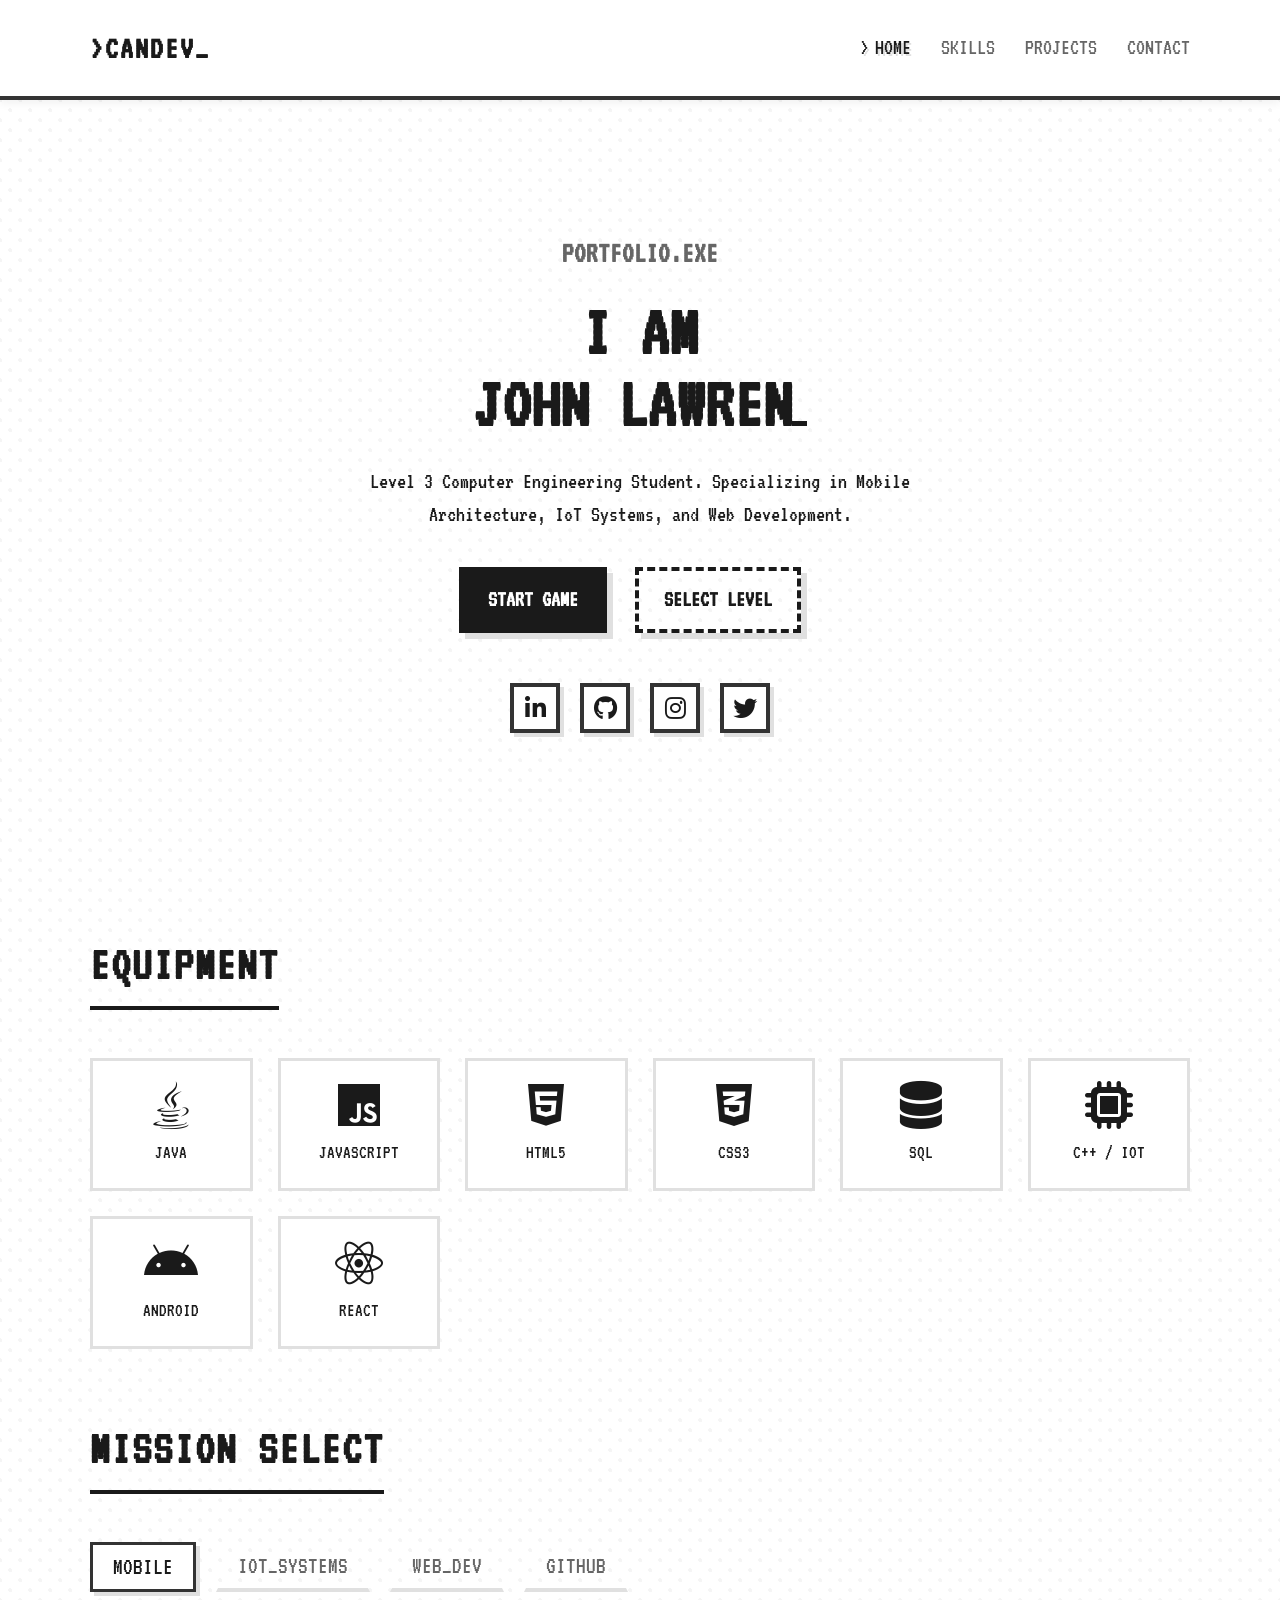
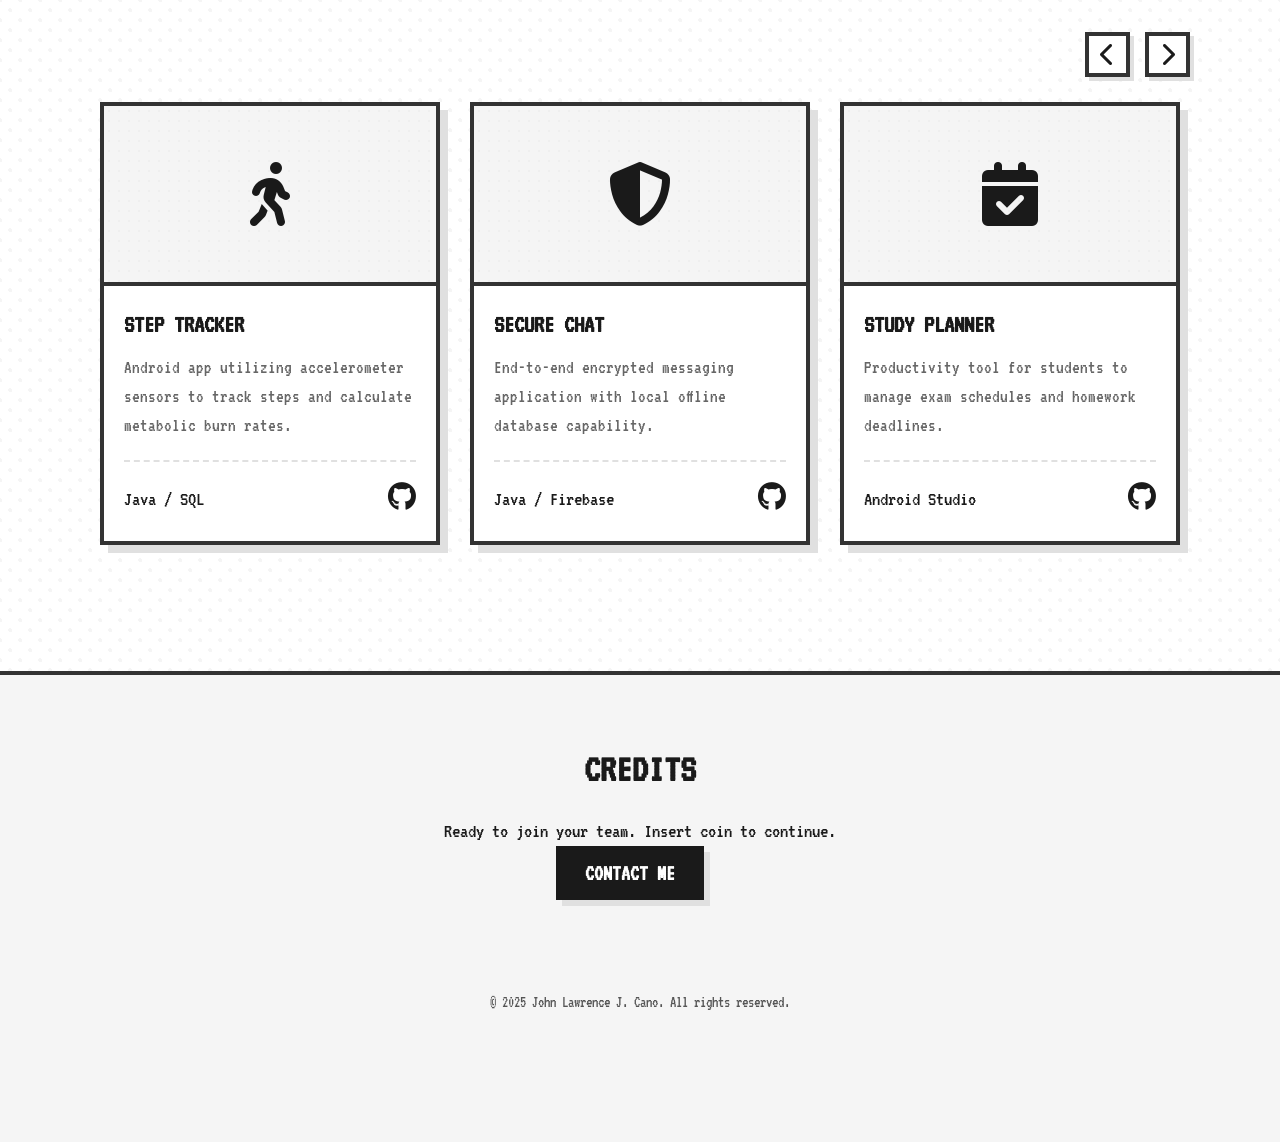
<file: index.html>
<!DOCTYPE html>
<html lang="en">

<head>
    <meta charset="UTF-8">
    <meta name="viewport" content="width=device-width, initial-scale=1.0">
    <title>John Cano | Eng. Student</title>
    <link href="https://fonts.googleapis.com/css2?family=VT323&display=swap" rel="stylesheet">
    <link rel="stylesheet" href="https://cdnjs.cloudflare.com/ajax/libs/font-awesome/6.4.0/css/all.min.css">

    <link rel="stylesheet" href="css/portfolio.css">
</head>

<body>

    <nav>
        <div class="container">
            <div class="logo">>CANDEV<span style="animation: blink 1s infinite">_</span></div>
            <ul>
                <li><a href="#hero">Home</a></li>
                <li><a href="#skills">Skills</a></li>
                <li><a href="#projects">Projects</a></li>
                <li><a href="#contact">Contact</a></li>
            </ul>
        </div>
    </nav>

    <section id="hero" class="container">
        <div class="hero-content-center">
            <div class="hero-text">
                <h3>PORTFOLIO.EXE</h3>
                <h1>I AM <br><span id="typewriter" style="color: var(--text);"></span><span class="cursor"
                        style="display:inline-block; width: 15px; height: 5px; background: var(--text); animation: blink 0.8s infinite;"></span>
                </h1>
                <p class="reveal">Level 3 Computer Engineering Student. Specializing in Mobile Architecture, IoT
                    Systems, and Web Development.</p>

                <div class="reveal">
                    <a href="#contact" class="btn">Start Game</a>
                    <a href="#projects" class="btn btn-outline">Select Level</a>
                </div>

                <div class="social-links reveal">
                    <a href="#" class="social-link"><i class="fab fa-linkedin-in"></i></a>
                    <a href="#" class="social-link"><i class="fab fa-github"></i></a>
                    <a href="#" class="social-link"><i class="fab fa-instagram"></i></a>
                    <a href="#" class="social-link"><i class="fab fa-twitter"></i></a>
                </div>
            </div>
        </div>
    </section>

    <section id="skills" class="container">
        <h2 class="section-title reveal">Equipment</h2>
        <div class="tech-grid">
            <div class="tech-card reveal">
                <i class="fab fa-java"></i>
                <p>Java</p>
            </div>
            <div class="tech-card reveal">
                <i class="fab fa-js"></i>
                <p>JavaScript</p>
            </div>
            <div class="tech-card reveal">
                <i class="fab fa-html5"></i>
                <p>HTML5</p>
            </div>
            <div class="tech-card reveal">
                <i class="fab fa-css3-alt"></i>
                <p>CSS3</p>
            </div>
            <div class="tech-card reveal">
                <i class="fas fa-database"></i>
                <p>SQL</p>
            </div>
            <div class="tech-card reveal">
                <i class="fas fa-microchip"></i>
                <p>C++ / IoT</p>
            </div>
            <div class="tech-card reveal">
                <i class="fab fa-android"></i>
                <p>Android</p>
            </div>
            <div class="tech-card reveal">
                <i class="fab fa-react"></i>
                <p>React</p>
            </div>
        </div>
    </section>

    <section id="projects" class="container">
        <h2 class="section-title reveal">Mission Select</h2>

        <div class="tabs reveal">
            <button class="tab-btn active" onclick="openTab('mobile')">Mobile</button>
            <button class="tab-btn" onclick="openTab('iot')">IoT_Systems</button>
            <button class="tab-btn" onclick="openTab('web')">Web_Dev</button>
            <button class="tab-btn" onclick="openTab('github')">GitHub</button>
        </div>

        <div id="mobile" class="slider-wrapper active reveal">
            <div class="nav-arrows">
                <button class="arrow-btn" onclick="scrollSlider('mobile-scroll', -360)"><i
                        class="fas fa-chevron-left"></i></button>
                <button class="arrow-btn" onclick="scrollSlider('mobile-scroll', 360)"><i
                        class="fas fa-chevron-right"></i></button>
            </div>
            <div class="slider-scroll" id="mobile-scroll">

                <div class="project-card">
                    <div class="card-img"><i class="fas fa-walking"></i></div>
                    <div class="card-content">
                        <h3>Step Tracker</h3>
                        <p>Android app utilizing accelerometer sensors to track steps and calculate metabolic burn
                            rates.</p>
                        <div class="card-footer">
                            <span>Java / SQL</span>
                            <a href="#" class="github-link"><i class="fab fa-github"></i></a>
                        </div>
                    </div>
                </div>

                <div class="project-card">
                    <div class="card-img"><i class="fas fa-shield-alt"></i></div>
                    <div class="card-content">
                        <h3>Secure Chat</h3>
                        <p>End-to-end encrypted messaging application with local offline database capability.</p>
                        <div class="card-footer">
                            <span>Java / Firebase</span>
                            <a href="#" class="github-link"><i class="fab fa-github"></i></a>
                        </div>
                    </div>
                </div>

                <div class="project-card">
                    <div class="card-img"><i class="fas fa-calendar-check"></i></div>
                    <div class="card-content">
                        <h3>Study Planner</h3>
                        <p>Productivity tool for students to manage exam schedules and homework deadlines.</p>
                        <div class="card-footer">
                            <span>Android Studio</span>
                            <a href="#" class="github-link"><i class="fab fa-github"></i></a>
                        </div>
                    </div>
                </div>

            </div>
        </div>

        <div id="iot" class="slider-wrapper">
            <div class="nav-arrows">
                <button class="arrow-btn" onclick="scrollSlider('iot-scroll', -360)"><i
                        class="fas fa-chevron-left"></i></button>
                <button class="arrow-btn" onclick="scrollSlider('iot-scroll', 360)"><i
                        class="fas fa-chevron-right"></i></button>
            </div>
            <div class="slider-scroll" id="iot-scroll">

                <div class="project-card">
                    <div class="card-img"><i class="fas fa-leaf"></i></div>
                    <div class="card-content">
                        <h3>Auto Garden</h3>
                        <p>Automated irrigation system using capacitive soil moisture sensors and relays.</p>
                        <div class="card-footer">
                            <span>Arduino / C++</span>
                            <a href="#" class="github-link"><i class="fab fa-github"></i></a>
                        </div>
                    </div>
                </div>

                <div class="project-card">
                    <div class="card-img"><i class="fas fa-wifi"></i></div>
                    <div class="card-content">
                        <h3>Smart Home Hub</h3>
                        <p>ESP8266-based local web server for controlling home appliances via HTTP requests.</p>
                        <div class="card-footer">
                            <span>IoT / HTTP</span>
                            <a href="#" class="github-link"><i class="fab fa-github"></i></a>
                        </div>
                    </div>
                </div>

            </div>
        </div>

        <div id="web" class="slider-wrapper">
            <div class="nav-arrows">
                <button class="arrow-btn" onclick="scrollSlider('web-scroll', -360)"><i
                        class="fas fa-chevron-left"></i></button>
                <button class="arrow-btn" onclick="scrollSlider('web-scroll', 360)"><i
                        class="fas fa-chevron-right"></i></button>
            </div>
            <div class="slider-scroll" id="web-scroll">

                <div class="project-card">
                    <div class="card-img"><i class="fas fa-chart-line"></i></div>
                    <div class="card-content">
                        <h3>E-Com Dashboard</h3>
                        <p>Administrative interface for visualizing sales data and managing product inventory.</p>
                        <div class="card-footer">
                            <span>JS / HTML / CSS</span>
                            <a href="#" class="github-link"><i class="fab fa-github"></i></a>
                        </div>
                    </div>
                </div>

                <div class="project-card">
                    <div class="card-img"><i class="fas fa-laptop-code"></i></div>
                    <div class="card-content">
                        <h3>Portfolio v1</h3>
                        <p>My first personal website built completely from scratch using semantic HTML.</p>
                        <div class="card-footer">
                            <span>HTML / CSS</span>
                            <a href="#" class="github-link"><i class="fab fa-github"></i></a>
                        </div>
                    </div>
                </div>

            </div>
        </div>

        <div id="github" class="slider-wrapper">
            <div class="nav-arrows">
                <button class="arrow-btn" onclick="scrollSlider('github-scroll', -360)"><i
                        class="fas fa-chevron-left"></i></button>
                <button class="arrow-btn" onclick="scrollSlider('github-scroll', 360)"><i
                        class="fas fa-chevron-right"></i></button>
            </div>
            <div class="slider-scroll" id="github-scroll">
                <div style="padding: 20px; font-size: 1.5rem; text-align: center; width: 100%;">
                    Loading GitHub Repositories <span style="animation: blink 1s infinite">...</span>
                </div>
            </div>
        </div>

    </section>


    <footer id="contact">
        <h2 class="reveal">Credits</h2>
        <p class="reveal">Ready to join your team. Insert coin to continue.</p>
        <button class="btn reveal" id="contactBtn" onclick="insertCoin()">Contact Me</button>

        <p style="margin-top: 5rem; font-size: 1rem; color: #555;">&copy; 2025 John Lawrence J. Cano. All rights
            reserved.</p>
    </footer>

    <!-- Coin Animation Overlay -->
    <div id="coinOverlay" class="coin-overlay hidden">
        <div class="arcade-screen">
            <div class="insert-coin-text">INSERT COIN</div>
            <div class="coin-slot">
                <div class="slot-opening"></div>
            </div>
            <div class="coin" id="coin"></div>
            <div class="contact-info" id="contactInfo">
                <h3>PLAYER READY!</h3>
                <div class="info-line"><i class="fas fa-envelope"></i> johncano@example.com</div>
                <div class="info-line"><i class="fas fa-phone"></i> +1 (555) 123-4567</div>
                <div class="info-line"><i class="fas fa-map-marker-alt"></i> Your City, Country</div>
                <button class="btn" onclick="closeCoinOverlay()">CONTINUE</button>
            </div>
        </div>
    </div>

    <script src="js/portfolio.js"></script>
    <script src="js/github-integration.js"></script>

</html>
</file>
<file: css/portfolio.css>
/* --- CSS VARIABLES & RESET --- */
        :root {
            --bg: #ffffff;
            --surface: #f5f5f5;
            --text: #1a1a1a;
            --text-dim: #666666;
            --border: #333333;
            --shadow: #e0e0e0;
            --accent: #ffffff;
            --bot-light: #333333;
        }

        * {
            box-sizing: border-box;
            margin: 0;
            padding: 0;
            font-family: 'VT323', monospace;
        }

        html {
            scroll-behavior: smooth;
        }

        body {
            background-color: var(--bg);
            color: var(--text);
            line-height: 1.5;
            font-size: 1.3rem;
            overflow-x: hidden;
            background-image:
                radial-gradient(var(--surface) 15%, transparent 15%),
                radial-gradient(var(--surface) 15%, transparent 15%);
            background-size: 20px 20px;
            background-position: 0 0, 10px 10px;
            image-rendering: pixelated;
        }

        /* --- UTILITY STYLES --- */
        .container {
            width: 90%;
            max-width: 1100px;
            margin: auto;
        }

        h2.section-title {
            font-size: 3rem;
            margin: 4rem 0 3rem;
            text-transform: uppercase;
            letter-spacing: 2px;
            position: relative;
            display: inline-block;
            border-bottom: 4px solid var(--text);
            padding-bottom: 5px;
        }

        /* --- ANIMATIONS --- */
        .reveal {
            opacity: 0;
            transform: translateY(20px);
            transition: all 0.6s ease-out;
        }

        .reveal.active {
            opacity: 1;
            transform: translateY(0);
        }

        @keyframes blink {

            0%,
            50% {
                opacity: 1;
            }

            51%,
            100% {
                opacity: 0;
            }
        }

        /* --- NAVIGATION --- */
        nav {
            padding: 1.5rem 0;
            background: rgba(255, 255, 255, 0.98);
            position: sticky;
            top: 0;
            z-index: 1000;
            border-bottom: 4px solid var(--border);
            box-shadow: 0 4px 8px rgba(0, 0, 0, 0.05);
        }

        nav .container {
            display: flex;
            justify-content: space-between;
            align-items: center;
        }

        nav .logo {
            font-size: 2rem;
            font-weight: bold;
            letter-spacing: 2px;
            text-transform: uppercase;
        }

        nav ul {
            list-style: none;
            display: flex;
            gap: 30px;
        }

        nav a {
            color: var(--text-dim);
            text-decoration: none;
            font-size: 1.4rem;
            text-transform: uppercase;
            transition: 0.2s;
            position: relative;
        }

        nav a:hover,
        nav a.active-link {
            color: var(--text);
            text-shadow: 2px 2px 0px var(--shadow);
        }

        nav a::before {
            content: ">";
            position: absolute;
            left: -15px;
            opacity: 0;
            transition: 0.2s;
        }

        nav a:hover::before,
        nav a.active-link::before {
            opacity: 1;
        }

        /* --- HERO SECTION --- */
        #hero {
            padding: 8rem 0;
            min-height: 85vh;
            display: flex;
            align-items: center;
            justify-content: center;
        }

        .hero-content-center {
            text-align: center;
            max-width: 800px;
            margin: 0 auto;
        }

        .hero-text h1 {
            font-size: 4.5rem;
            line-height: 1;
            margin-bottom: 10px;
            text-transform: uppercase;
        }

        .hero-text h3 {
            font-size: 1.8rem;
            color: var(--text-dim);
            margin-bottom: 20px;
            padding-left: 0;
        }

        .hero-text p {
            font-size: 1.4rem;
            color: var(--text);
            margin: 25px auto 35px;
            max-width: 650px;
        }

        /* PIXEL BUTTONS */
        .btn {
            display: inline-block;
            padding: 12px 25px;
            background: var(--text);
            color: var(--bg);
            text-decoration: none;
            font-size: 1.4rem;
            text-transform: uppercase;
            border: 4px solid var(--text);
            box-shadow: 6px 6px 0px var(--shadow);
            transition: transform 0.1s, box-shadow 0.1s;
            margin-right: 20px;
            margin-bottom: 10px;
            font-weight: bold;
        }

        .btn:hover {
            transform: translate(2px, 2px);
            box-shadow: 4px 4px 0px var(--shadow);
        }

        .btn:active {
            transform: translate(6px, 6px);
            box-shadow: 0px 0px 0px var(--shadow);
        }

        .btn-outline {
            border-style: dashed;
            background: transparent;
            color: var(--text);
        }

        .btn-outline:hover {
            background: var(--surface);
        }

        /* Social Icons */
        .social-links {
            display: flex;
            gap: 20px;
            margin-top: 40px;
            flex-wrap: wrap;
            justify-content: center;
        }

        .social-link {
            width: 50px;
            height: 50px;
            border: 4px solid var(--border);
            display: flex;
            align-items: center;
            justify-content: center;
            color: var(--text);
            font-size: 1.5rem;
            text-decoration: none;
            box-shadow: 4px 4px 0px var(--shadow);
            transition: 0.2s;
            background: var(--bg);
        }

        .social-link:hover {
            transform: translate(2px, 2px);
            box-shadow: 2px 2px 0px var(--shadow);
            background: var(--text);
            color: var(--bg);
        }

        /* Profile Image Container */
        .pixel-avatar {
            width: 100%;
            max-width: 350px;
            aspect-ratio: 1/1;
            background: var(--bg);
            border: 4px solid var(--border);
            box-shadow: 12px 12px 0px var(--shadow);
            display: flex;
            align-items: center;
            justify-content: center;
            margin: auto;
            overflow: hidden;
            position: relative;
        }

        .pixel-avatar img {
            width: 100%;
            height: 100%;
            object-fit: cover;
            image-rendering: pixelated;
            /* Helps pixel art look crisp */
        }

        /* Fallback icon if image fails to load */
        .pixel-avatar i {
            font-size: 8rem;
            color: var(--text-dim);
            position: absolute;
        }

        /* --- SKILLS SECTION --- */
        .tech-grid {
            display: grid;
            grid-template-columns: repeat(auto-fill, minmax(140px, 1fr));
            gap: 25px;
        }

        .tech-card {
            border: 3px solid var(--shadow);
            padding: 20px 10px;
            text-align: center;
            background: var(--bg);
            transition: 0.2s;
            position: relative;
        }

        .tech-card:hover {
            border-color: var(--border);
            transform: translateY(-5px);
            box-shadow: 6px 6px 0px var(--shadow);
            background: var(--surface);
        }

        .tech-card i {
            font-size: 3rem;
            margin-bottom: 10px;
            color: var(--text);
        }

        .tech-card p {
            font-size: 1.2rem;
            text-transform: uppercase;
        }

        /* --- PROJECTS SECTION --- */
        .tabs {
            display: flex;
            gap: 20px;
            margin-bottom: 40px;
            flex-wrap: wrap;
        }

        .tab-btn {
            background: transparent;
            color: var(--text-dim);
            border: 2px solid transparent;
            border-bottom: 4px solid var(--shadow);
            padding: 10px 20px;
            font-size: 1.5rem;
            cursor: pointer;
            text-transform: uppercase;
            transition: 0.2s;
        }

        .tab-btn:hover {
            color: var(--text);
            background: var(--surface);
        }

        .tab-btn.active {
            color: var(--text);
            border: 3px solid var(--border);
            box-shadow: 4px 4px 0px var(--shadow);
            background: var(--bg);
        }

        /* Slider */
        .slider-wrapper {
            display: none;
            position: relative;
        }

        .slider-wrapper.active {
            display: block;
            animation: fadeIn 0.4s steps(5);
        }

        @keyframes fadeIn {
            from {
                opacity: 0;
                transform: translateY(10px);
            }

            to {
                opacity: 1;
                transform: translateY(0);
            }
        }

        .slider-scroll {
            display: flex;
            overflow-x: auto;
            scroll-behavior: smooth;
            gap: 30px;
            padding: 10px 10px 30px 10px;
            scrollbar-width: thin;
            scrollbar-color: var(--text) var(--bg);
        }

        .slider-scroll::-webkit-scrollbar {
            height: 8px;
        }

        .slider-scroll::-webkit-scrollbar-track {
            background: var(--bg);
        }

        .slider-scroll::-webkit-scrollbar-thumb {
            background: var(--text);
            border: 2px solid var(--bg);
        }

        /* Pixel Project Card */
        .project-card {
            min-width: 340px;
            max-width: 340px;
            border: 4px solid var(--border);
            background: var(--bg);
            box-shadow: 8px 8px 0px var(--shadow);
            transition: 0.2s;
            display: flex;
            flex-direction: column;
        }

        .project-card:hover {
            transform: translate(-2px, -2px);
            box-shadow: 12px 12px 0px var(--shadow);
            border-color: var(--text);
        }

        .card-img {
            height: 180px;
            background: var(--surface);
            display: flex;
            align-items: center;
            justify-content: center;
            border-bottom: 4px solid var(--border);
            position: relative;
            overflow: hidden;
        }

        .card-img::after {
            content: "";
            position: absolute;
            width: 100%;
            height: 100%;
            background-image: radial-gradient(var(--shadow) 10%, transparent 11%);
            background-size: 10px 10px;
            opacity: 0.3;
        }

        .card-img i {
            font-size: 4rem;
            color: var(--text);
            z-index: 2;
        }

        .card-content {
            padding: 20px;
            flex-grow: 1;
            display: flex;
            flex-direction: column;
        }

        .card-content h3 {
            font-size: 1.6rem;
            margin-bottom: 10px;
            text-transform: uppercase;
        }

        .card-content p {
            color: var(--text-dim);
            font-size: 1.2rem;
            margin-bottom: 20px;
            flex-grow: 1;
        }

        .card-footer {
            margin-top: auto;
            display: flex;
            justify-content: space-between;
            align-items: center;
            padding-top: 15px;
            border-top: 2px dashed var(--shadow);
        }

        .github-link {
            color: var(--text);
            font-size: 1.8rem;
            transition: 0.2s;
        }

        .github-link:hover {
            transform: scale(1.1);
        }

        /* Arrows */
        .nav-arrows {
            display: flex;
            justify-content: flex-end;
            gap: 15px;
            margin-bottom: 15px;
        }

        .arrow-btn {
            width: 45px;
            height: 45px;
            border: 4px solid var(--border);
            background: var(--bg);
            color: var(--text);
            cursor: pointer;
            display: flex;
            align-items: center;
            justify-content: center;
            font-size: 1.5rem;
            box-shadow: 4px 4px 0px var(--shadow);
            transition: 0.1s;
        }

        .arrow-btn:hover {
            background: var(--text);
            color: var(--bg);
        }

        .arrow-btn:active {
            transform: translate(2px, 2px);
            box-shadow: 2px 2px 0px var(--shadow);
        }

        /* --- FOOTER --- */
        footer {
            margin-top: 6rem;
            padding: 4rem 0 8rem 0;
            /* Added padding bottom for bot space */
            border-top: 4px solid var(--border);
            text-align: center;
            background: var(--surface);
        }

        footer h2 {
            font-size: 2.5rem;
            margin-bottom: 1rem;
            text-transform: uppercase;
        }

        /* =========================================
           --- COMPANION BOT STYLES --- 
           ========================================= */
        .bot-wrapper {
            position: fixed;
            bottom: 30px;
            right: 30px;
            z-index: 2000;
            display: flex;
            flex-direction: column;
            align-items: flex-end;
            font-family: 'VT323', monospace;
        }

        /* The Robot Character */
        .bot-avatar {
    width: 100px;
    height: 100px;
    position: relative;
    cursor: pointer;
    transition: transform 0.1s;
    animation: floatBot 3s ease-in-out infinite;
    margin-top: 10px;
    filter: drop-shadow(4px 4px 0px var(--shadow));
}
.bot-avatar img {
    width: 100%;
    height: 100%;
    object-fit: contain;
    image-rendering: pixelated;
}

        .bot-avatar:active {
            transform: scale(0.95);
        }

        /* Pixel Face */
        

        

        

        

        

        /* Antenna */
        

        

        /* Speech Bubble */
        .bot-speech {
            background: var(--bg);
            color: var(--text);
            padding: 10px 15px;
            border: 4px solid var(--border);
            margin-bottom: 10px;
            max-width: 250px;
            min-width: 200px;
            font-size: 1.2rem;
            position: relative;
            box-shadow: 4px 4px 0px var(--shadow);
            display: block;
        }

        .bot-speech::after {
            content: '';
            position: absolute;
            bottom: -10px;
            right: 20px;
            border-width: 10px 10px 0;
            border-style: solid;
            border-color: var(--border) transparent;
        }

        .bot-speech.hidden {
            display: none;
        }

        .typing-cursor {
            display: inline-block;
            width: 8px;
            height: 15px;
            background: var(--text);
            animation: blink 0.8s infinite;
            vertical-align: middle;
        }

        /* Bot Animations */
        @keyframes floatBot {

            0%,
            100% {
                transform: translateY(0);
            }

            50% {
                transform: translateY(-10px);
            }
        }

        @keyframes blinkEyes {

            0%,
            48%,
            52%,
            100% {
                height: 8px;
            }

            50% {
                height: 1px;
            }
        }

        /* --- RESPONSIVE --- */

        /* Tablet */
        @media (max-width: 992px) {
            .hero-text h1 {
                font-size: 3.8rem;
            }

            h2.section-title {
                font-size: 2.5rem;
            }

            .tech-grid {
                grid-template-columns: repeat(auto-fill, minmax(120px, 1fr));
                gap: 20px;
            }
        }

        /* Mobile */
        @media (max-width: 768px) {
            body {
                font-size: 1.2rem;
            }

            nav {
                padding: 1rem 0;
            }

            nav .container {
                flex-direction: column;
                gap: 15px;
            }

            nav .logo {
                font-size: 1.8rem;
            }

            nav ul {
                gap: 15px;
                flex-wrap: wrap;
                justify-content: center;
            }

            nav a {
                font-size: 1.2rem;
            }

            #hero {
                padding: 4rem 0;
                min-height: auto;
            }

            .hero-content-center {
                text-align: center;
            }

            .hero-text h1 {
                font-size: 3rem;
            }

            .hero-text h3 {
                font-size: 1.5rem;
            }

            .hero-text p {
                margin: 20px auto 30px;
                font-size: 1.3rem;
            }

            .social-links {
                justify-content: center;
                margin-top: 30px;
            }

            h2.section-title {
                font-size: 2.2rem;
                margin: 3rem 0 2rem;
            }

            .tech-grid {
                grid-template-columns: repeat(auto-fill, minmax(100px, 1fr));
                gap: 15px;
            }

            .tech-card {
                padding: 15px 8px;
            }

            .tech-card i {
                font-size: 2.5rem;
            }

            .tech-card p {
                font-size: 1.1rem;
            }

            .tabs {
                gap: 10px;
            }

            .tab-btn {
                font-size: 1.3rem;
                padding: 8px 15px;
            }

            .nav-arrows {
                display: none;
            }

            .project-card {
                min-width: 280px;
                max-width: 280px;
            }

            .card-content h3 {
                font-size: 1.4rem;
            }

            .card-content p {
                font-size: 1.1rem;
            }

            footer h2 {
                font-size: 2rem;
            }

            .btn {
                padding: 10px 20px;
                font-size: 1.3rem;
            }

            /* Bot Mobile Adjustments */
            .bot-wrapper {
                bottom: 20px;
                right: 15px;
            }

            .bot-speech {
                font-size: 1rem;
                max-width: 180px;
            }
        }

        /* Small Mobile */
        @media (max-width: 480px) {
            .container {
                width: 95%;
            }

            nav .logo {
                font-size: 1.5rem;
            }

            nav ul {
                gap: 10px;
            }

            nav a {
                font-size: 1.1rem;
            }

            .hero-text h1 {
                font-size: 2.5rem;
            }

            .hero-text h3 {
                font-size: 1.3rem;
            }

            .pixel-avatar {
                max-width: 240px;
            }

            .social-link {
                width: 45px;
                height: 45px;
                font-size: 1.3rem;
            }

            h2.section-title {
                font-size: 1.8rem;
            }

            .tech-grid {
                grid-template-columns: repeat(auto-fill, minmax(80px, 1fr));
                gap: 12px;
            }

            .tech-card {
                padding: 12px 5px;
            }

            .tech-card i {
                font-size: 2rem;
            }

            .tech-card p {
                font-size: 1rem;
            }

            .project-card {
                min-width: 260px;
                max-width: 260px;
            }

            .card-img {
                height: 150px;
            }

            .card-img i {
                font-size: 3rem;
            }

            .tab-btn {
                font-size: 1.2rem;
                padding: 8px 12px;
            }

            .btn {
                font-size: 1.2rem;
                padding: 10px 18px;
                margin-right: 10px;
            }
        }


/* =========================================
   --- COIN INSERTION ANIMATION --- 
   ========================================= */
.coin-overlay {
    position: fixed;
    top: 0;
    left: 0;
    width: 100%;
    height: 100%;
    background: rgba(0, 0, 0, 0.95);
    z-index: 9999;
    display: flex;
    align-items: center;
    justify-content: center;
    animation: fadeIn 0.3s ease;
}

.coin-overlay.hidden {
    display: none;
}

.arcade-screen {
    background: var(--bg);
    border: 8px solid var(--border);
    padding: 40px;
    max-width: 500px;
    width: 90%;
    text-align: center;
    box-shadow: 0 0 40px rgba(0, 0, 0, 0.5), 0 0 80px rgba(0, 0, 0, 0.3);
    position: relative;
}

.insert-coin-text {
    font-size: 2.5rem;
    font-weight: bold;
    color: var(--text);
    margin-bottom: 30px;
    animation: blink 1.5s infinite;
}

.coin-slot {
    width: 120px;
    height: 20px;
    background: var(--text);
    margin: 0 auto 40px;
    border: 4px solid var(--border);
    position: relative;
    box-shadow: inset 0 4px 8px rgba(0, 0, 0, 0.3);
}

.slot-opening {
    width: 100%;
    height: 100%;
    background: linear-gradient(to bottom, #000 0%, #333 100%);
}

.coin {
    width: 60px;
    height: 60px;
    background: linear-gradient(135deg, #ffd700 0%, #ffed4e 50%, #ffd700 100%);
    border: 4px solid #b8860b;
    border-radius: 50%;
    position: absolute;
    top: -100px;
    left: 50%;
    transform: translateX(-50%);
    box-shadow: 0 8px 16px rgba(0, 0, 0, 0.4);
    display: none;
}

.coin::before {
    content: '¢';
    position: absolute;
    top: 50%;
    left: 50%;
    transform: translate(-50%, -50%);
    font-size: 2rem;
    color: #b8860b;
    font-weight: bold;
}

.coin.inserting {
    display: block;
    animation: coinDrop 1.5s ease-in forwards;
}

@keyframes coinDrop {
    0% {
        top: -100px;
        transform: translateX(-50%) rotate(0deg);
    }
    50% {
        transform: translateX(-50%) rotate(720deg);
    }
    70% {
        top: 180px;
        transform: translateX(-50%) rotate(1080deg);
    }
    85% {
        top: 200px;
        transform: translateX(-50%) rotate(1080deg) scale(0.8);
    }
    100% {
        top: 205px;
        transform: translateX(-50%) rotate(1080deg) scale(0.5);
        opacity: 0;
    }
}

.contact-info {
    display: none;
    opacity: 0;
    padding: 20px;
}

.contact-info.show {
    display: block;
    animation: fadeInUp 0.6s ease forwards;
}

.contact-info h3 {
    font-size: 2.5rem;
    margin-bottom: 30px;
    color: var(--text);
}

.info-line {
    font-size: 1.4rem;
    margin: 15px 0;
    padding: 12px;
    background: var(--surface);
    border: 3px solid var(--shadow);
    display: flex;
    align-items: center;
    justify-content: center;
    gap: 15px;
    transition: 0.2s;
}

.info-line:hover {
    border-color: var(--border);
    box-shadow: 4px 4px 0px var(--shadow);
    transform: translateX(2px);
}

.info-line i {
    color: var(--text);
    font-size: 1.5rem;
}

.contact-info .btn {
    margin-top: 30px;
    font-size: 1.3rem;
}

@keyframes fadeInUp {
    from {
        opacity: 0;
        transform: translateY(30px);
    }
    to {
        opacity: 1;
        transform: translateY(0);
    }
}

/* Mobile adjustments for coin overlay */
@media (max-width: 768px) {
    .arcade-screen {
        padding: 30px 20px;
    }

    .insert-coin-text {
        font-size: 2rem;
    }

    .contact-info h3 {
        font-size: 2rem;
    }

    .info-line {
        font-size: 1.2rem;
        padding: 10px;
        flex-direction: column;
        gap: 8px;
    }
}
</file>
